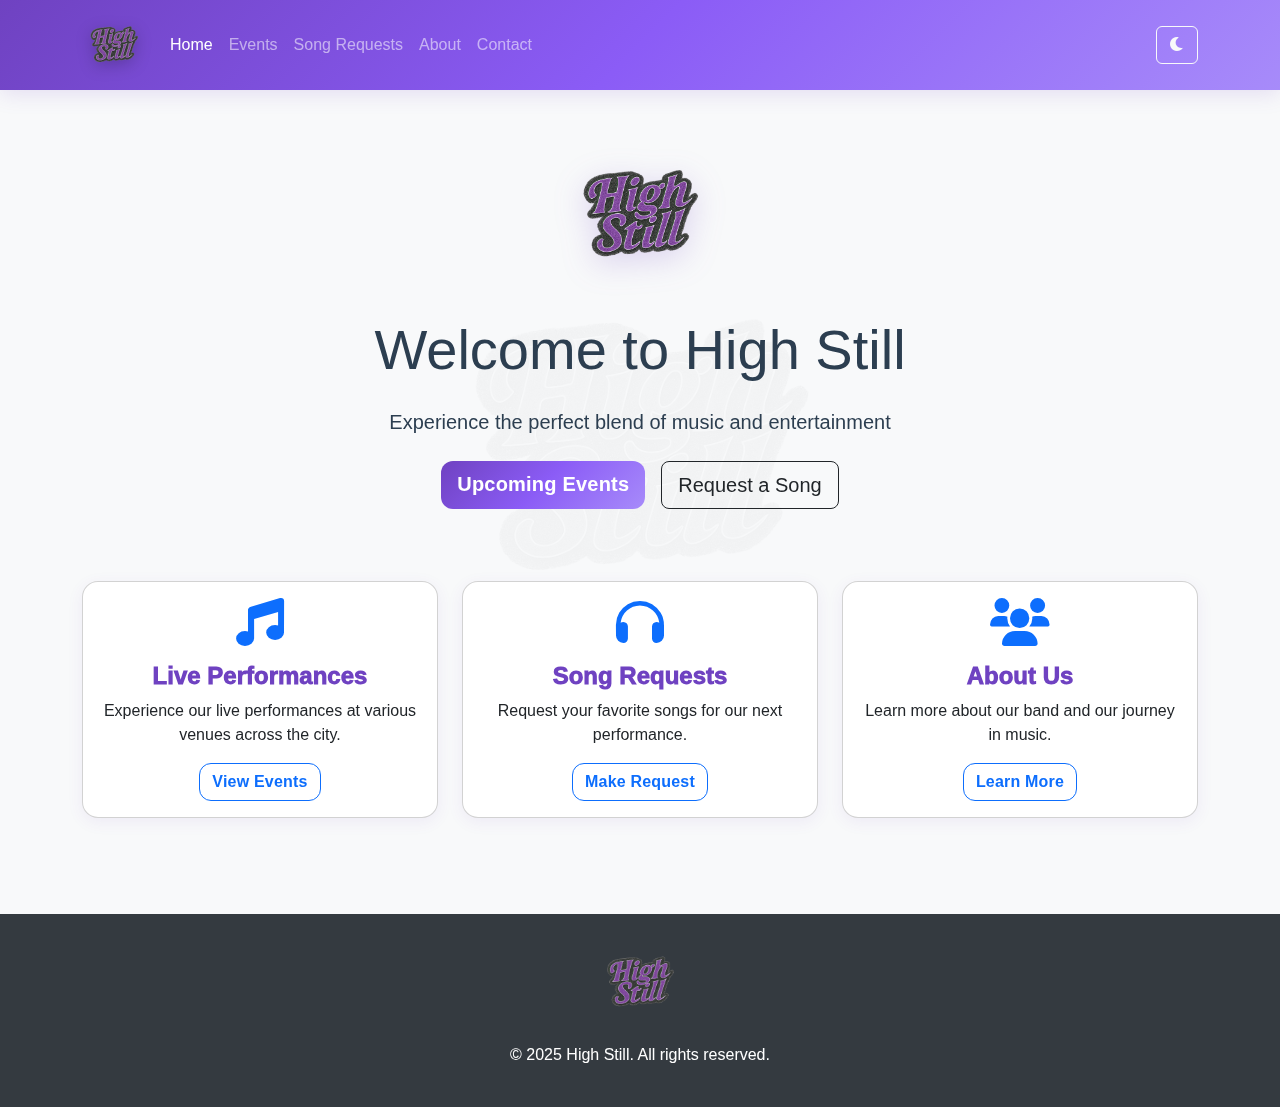
<file: index.html>
<!--
============================================================
 📄 HIGH STILL - HOME PAGE (index.html)
============================================================
 This is the main landing page for the High Still music event
 website. It introduces the brand, highlights key features,
 and provides navigation to all other sections.

 Key Features:
   • Responsive navigation bar with dark mode toggle
   • Hero section with call-to-action buttons
   • Three-column feature overview (Events, Song Requests, About)
   • Footer with branding

 Dependencies:
   • Bootstrap 5 (layout, grid, components)
   • Font Awesome (icons)
   • jQuery (DOM manipulation)
   • Custom CSS (style.css, dark-mode.css)
============================================================
-->
<!DOCTYPE html>
<html lang="en">
<head>
    <!--
    ============================================================
     🏷️ PAGE METADATA & STYLES
     Sets up responsive design, title, and loads all CSS libraries.
    ============================================================
    -->
    <meta charset="UTF-8">
    <meta name="viewport" content="width=device-width, initial-scale=1.0">
    <title>High Still - Home</title>
    <!-- Bootstrap CSS for responsive layout and components -->
    <link href="https://cdn.jsdelivr.net/npm/bootstrap@5.3.0/dist/css/bootstrap.min.css" rel="stylesheet">
    <!-- Custom CSS for site-specific styling -->
    <link rel="stylesheet" href="css/style.css">
    <!-- Dark mode theme styles -->
    <link rel="stylesheet" href="css/dark-mode.css">
    <!-- Font Awesome for icons -->
    <link rel="stylesheet" href="https://cdnjs.cloudflare.com/ajax/libs/font-awesome/6.0.0/css/all.min.css">
</head>
<body>
    <!--
    ============================================================
     🖼️ BACKGROUND LOGO EFFECT
     Creates a subtle background watermark effect for branding.
    ============================================================
    -->
    <div class="background-logo">
        <img src="images/imagelogo.png" alt="High Still Background">
    </div>

    <!--
    ============================================================
     🧭 MAIN NAVIGATION BAR
     Provides site-wide navigation and dark mode toggle.
    ============================================================
    -->
    <nav class="navbar navbar-expand-lg navbar-dark" aria-label="Main navigation">
        <div class="container">
            <!-- Brand logo that links to home page -->
            <a class="navbar-brand" href="index.html">
                <img src="images/imagelogo.png" alt="High Still Logo">
            </a>
            <!-- Mobile navigation toggle button for responsive menu -->
            <button class="navbar-toggler" type="button" data-bs-toggle="collapse" data-bs-target="#navbarNav" 
                    aria-controls="navbarNav" aria-expanded="false" aria-label="Toggle navigation">
                <span class="navbar-toggler-icon"></span>
            </button>
            <!-- Navigation menu items -->
            <div class="collapse navbar-collapse" id="navbarNav">
                <ul class="navbar-nav me-auto">
                    <li class="nav-item">
                        <a class="nav-link active" href="index.html" aria-current="page">Home</a>
                    </li>
                    <li class="nav-item">
                        <a class="nav-link" href="tasks.html">Events</a>
                    </li>
                    <li class="nav-item">
                        <a class="nav-link" href="requests.html">Song Requests</a>
                    </li>
                    <li class="nav-item">
                        <a class="nav-link" href="about.html">About</a>
                    </li>
                    <li class="nav-item">
                        <a class="nav-link" href="contact.html">Contact</a>
                    </li>
                </ul>
                <!-- Dark mode toggle button (calls JS to switch theme) -->
                <button class="btn btn-outline-light" id="darkModeToggle" aria-label="Toggle dark mode">
                    <i class="fas fa-moon"></i>
                </button>
            </div>
        </div>
    </nav>

    <!--
    ============================================================
     🦸 HERO SECTION
     Main landing section with logo, headline, and call-to-action buttons.
    ============================================================
    -->
    <section class="hero-section text-center py-5">
        <div class="container">
            <div class="row justify-content-center">
                <div class="col-md-8">
                    <img src="images/imagelogo.png" alt="High Still Logo" class="hero-logo mb-4">
                    <h1 class="display-4 mb-4">Welcome to High Still</h1>
                    <p class="lead mb-4">Experience the perfect blend of music and entertainment</p>
                    <div class="d-flex justify-content-center gap-3">
                        <a href="tasks.html" class="btn btn-primary btn-lg">Upcoming Events</a>
                        <a href="requests.html" class="btn btn-outline-dark btn-lg">Request a Song</a>
                    </div>
                </div>
            </div>
        </div>
    </section>

    <!--
    ============================================================
     🏆 FEATURED SERVICES SECTION
     Three-column layout showcasing main site features.
    ============================================================
    -->
    <main id="main-content" class="container py-4">
        <section class="featured-section mb-5">
            <div class="row">
                <!-- Live Performances Feature Card -->
                <div class="col-md-4 mb-4">
                    <div class="card h-100">
                        <div class="card-body text-center">
                            <i class="fas fa-music fa-3x mb-3 text-primary"></i>
                            <h3 class="card-title h4">Live Performances</h3>
                            <p class="card-text">Experience our live performances at various venues across the city.</p>
                            <a href="tasks.html" class="btn btn-outline-primary">View Events</a>
                        </div>
                    </div>
                </div>
                <!-- Song Requests Feature Card -->
                <div class="col-md-4 mb-4">
                    <div class="card h-100">
                        <div class="card-body text-center">
                            <i class="fas fa-headphones fa-3x mb-3 text-primary"></i>
                            <h3 class="card-title h4">Song Requests</h3>
                            <p class="card-text">Request your favorite songs for our next performance.</p>
                            <a href="requests.html" class="btn btn-outline-primary">Make Request</a>
                        </div>
                    </div>
                </div>
                <!-- About Us Feature Card -->
                <div class="col-md-4 mb-4">
                    <div class="card h-100">
                        <div class="card-body text-center">
                            <i class="fas fa-users fa-3x mb-3 text-primary"></i>
                            <h3 class="card-title h4">About Us</h3>
                            <p class="card-text">Learn more about our band and our journey in music.</p>
                            <a href="about.html" class="btn btn-outline-primary">Learn More</a>
                        </div>
                    </div>
                </div>
            </div>
        </section>
    </main>

    <!--
    ============================================================
     🦶 FOOTER
     Site footer with logo and copyright.
    ============================================================
    -->
    <footer class="footer py-4">
        <div class="container text-center">
            <img src="images/imagelogo.png" alt="High Still Logo" class="footer-logo mb-3">
            <p>&copy; 2025 High Still. All rights reserved.</p>
        </div>
    </footer>

    <!--
    ============================================================
     ⚡ JAVASCRIPT DEPENDENCIES
     Loads all required JS libraries for interactivity.
    ============================================================
    -->
    <script src="https://code.jquery.com/jquery-3.6.0.min.js"></script>
    <script src="https://cdn.jsdelivr.net/npm/bootstrap@5.3.0/dist/js/bootstrap.bundle.min.js"></script>
    <script src="js/main.js"></script>
    <!--
    ============================================================
     🌀 PAGE-SPECIFIC SCRIPTS
     Adds a parallax-like scroll effect to the background logo.
    ============================================================
    -->
    <script>
        window.addEventListener('scroll', () => {
            // Updates the CSS variable for scroll offset, used for parallax effect
            const scrollOffset = window.pageYOffset;
            document.documentElement.style.setProperty('--scroll-offset', `${scrollOffset * 0.5}px`);
        });
    </script>
</body>
</html>
</file>
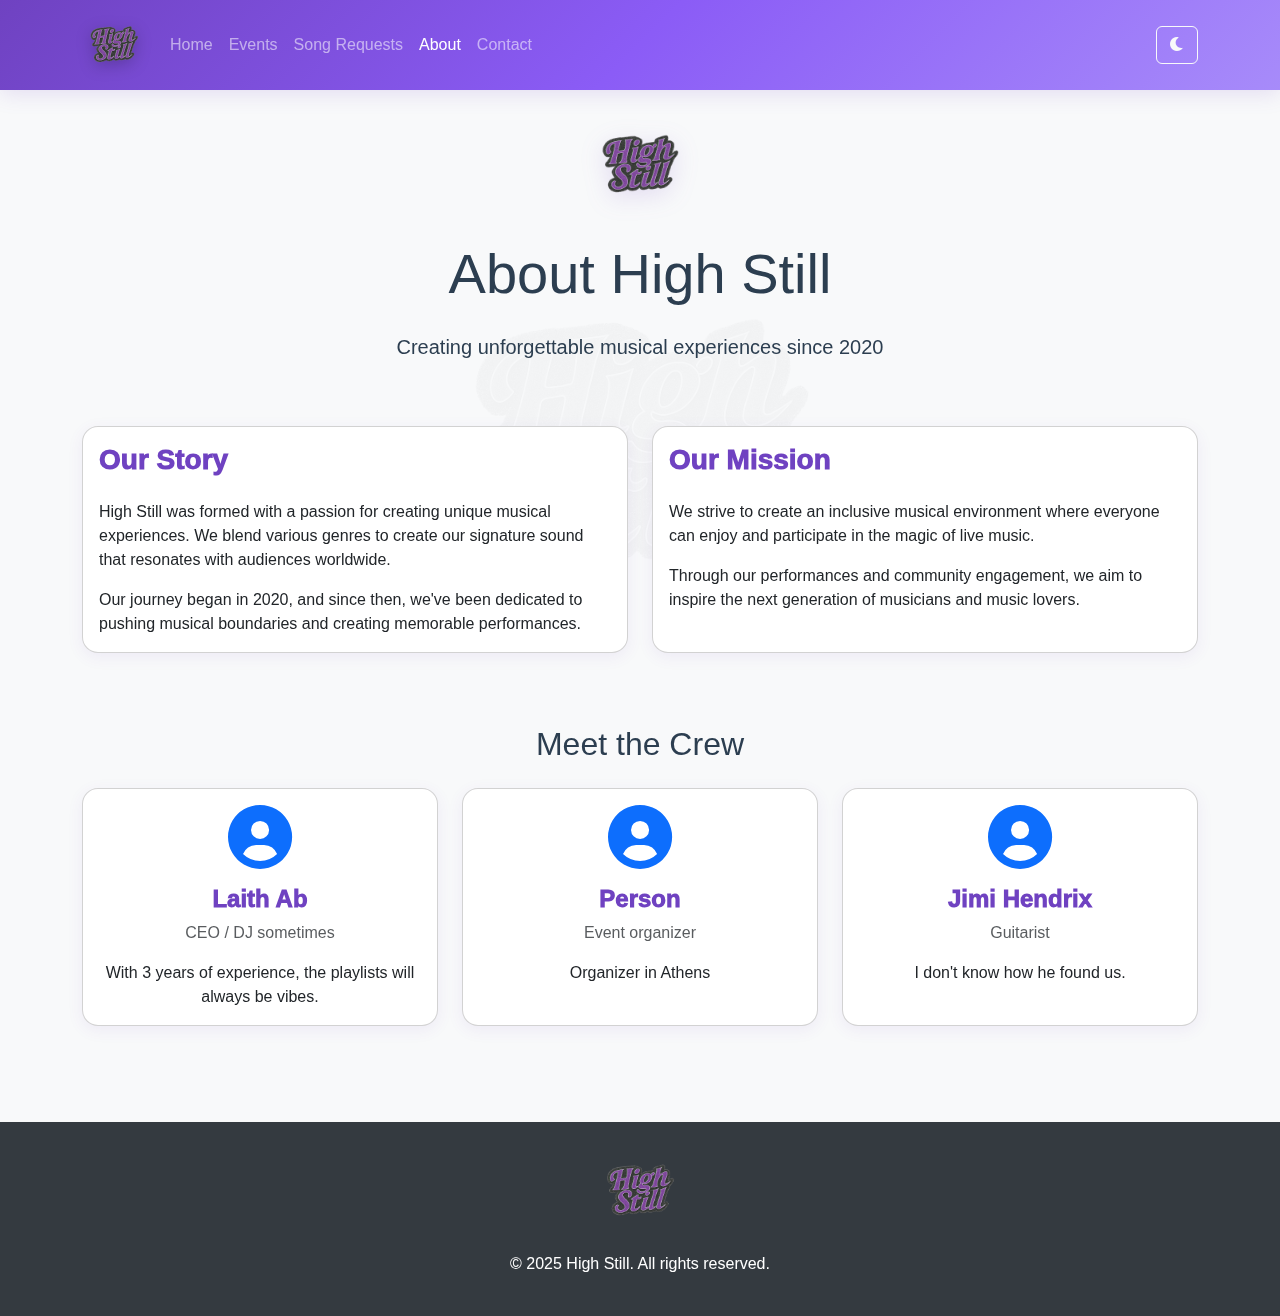
<file: about.html>
<!--
============================================================
 📄 HIGH STILL - ABOUT PAGE (about.html)
============================================================
 This page introduces the High Still band, its story, mission,
 and team members. It features a hero section, story/mission
 cards, and a team member grid, all styled with Bootstrap.

 Key Features:
   • Responsive navigation bar with dark mode toggle
   • About section with logo, title, and mission statement
   • Story and mission cards
   • Team member cards with icons and roles
   • Footer with branding

 Dependencies:
   • Bootstrap 5 (layout, grid, components)
   • Font Awesome (icons)
   • jQuery (DOM manipulation)
   • Custom CSS (style.css, dark-mode.css)
   • Custom JS (main.js)
============================================================
-->
<!DOCTYPE html>
<html lang="en">
<head>
    <!--
    ============================================================
     🏷️ PAGE METADATA & STYLES
     Sets up responsive design, title, and loads all CSS libraries.
    ============================================================
    -->
    <meta charset="UTF-8">
    <meta name="viewport" content="width=device-width, initial-scale=1.0">
    <title>About - High Still</title>
    <!-- Bootstrap CSS for responsive layout and components -->
    <link href="https://cdn.jsdelivr.net/npm/bootstrap@5.3.0/dist/css/bootstrap.min.css" rel="stylesheet">
    <!-- Custom CSS for site-specific styling -->
    <link rel="stylesheet" href="css/style.css">
    <!-- Dark mode theme styles -->
    <link rel="stylesheet" href="css/dark-mode.css">
    <!-- Font Awesome for icons -->
    <link rel="stylesheet" href="https://cdnjs.cloudflare.com/ajax/libs/font-awesome/6.0.0/css/all.min.css">
</head>
<body>
    <!--
    ============================================================
     🖼️ BACKGROUND LOGO EFFECT
     Creates a subtle background watermark effect for branding.
    ============================================================
    -->
    <div class="background-logo">
        <img src="images/imagelogo.png" alt="High Still Background">
    </div>

    <!--
    ============================================================
     🧭 MAIN NAVIGATION BAR
     Provides site-wide navigation and dark mode toggle.
    ============================================================
    -->
    <nav class="navbar navbar-expand-lg navbar-dark" aria-label="Main navigation">
        <div class="container">
            <!-- Brand logo that links to home page -->
            <a class="navbar-brand" href="index.html">
                <img src="images/imagelogo.png" alt="High Still Logo">
            </a>
            <!-- Mobile navigation toggle button for responsive menu -->
            <button class="navbar-toggler" type="button" data-bs-toggle="collapse" data-bs-target="#navbarNav" 
                    aria-controls="navbarNav" aria-expanded="false" aria-label="Toggle navigation">
                <span class="navbar-toggler-icon"></span>
            </button>
            <!-- Navigation menu items -->
            <div class="collapse navbar-collapse" id="navbarNav">
                <ul class="navbar-nav me-auto">
                    <li class="nav-item">
                        <a class="nav-link" href="index.html">Home</a>
                    </li>
                    <li class="nav-item">
                        <a class="nav-link" href="tasks.html">Events</a>
                    </li>
                    <li class="nav-item">
                        <a class="nav-link" href="requests.html">Song Requests</a>
                    </li>
                    <li class="nav-item">
                        <a class="nav-link active" href="about.html" aria-current="page">About</a>
                    </li>
                    <li class="nav-item">
                        <a class="nav-link" href="contact.html">Contact</a>
                    </li>
                </ul>
                <!-- Dark mode toggle button (calls JS to switch theme) -->
                <button class="btn btn-outline-light" id="darkModeToggle" aria-label="Toggle dark mode">
                    <i class="fas fa-moon"></i>
                </button>
            </div>
        </div>
    </nav>

    <!--
    ============================================================
     🏆 ABOUT SECTION
     Main about content with logo, title, and mission statement.
    ============================================================
    -->
    <main id="main-content" class="container py-4">
        <section class="about-section mb-5">
            <!-- Page header with logo and title -->
            <div class="row justify-content-center">
                <div class="col-md-8 text-center mb-5">
                    <img src="images/imagelogo.png" alt="High Still Logo" class="about-logo mb-4">
                    <h1 class="display-4 mb-4">About High Still</h1>
                    <p class="lead">Creating unforgettable musical experiences since 2020</p>
                </div>
            </div>
            <!--
            ============================================================
             📖 STORY AND MISSION CARDS
             Two cards: one for the band's story, one for its mission.
            ============================================================
            -->
            <div class="row">
                <!-- Our Story Card -->
                <div class="col-md-6 mb-4">
                    <div class="card h-100">
                        <div class="card-body">
                            <h2 class="card-title h3 mb-4">Our Story</h2>
                            <p class="card-text">High Still was formed with a passion for creating unique musical experiences. We blend various genres to create our signature sound that resonates with audiences worldwide.</p>
                            <p class="card-text">Our journey began in 2020, and since then, we've been dedicated to pushing musical boundaries and creating memorable performances.</p>
                        </div>
                    </div>
                </div>
                <!-- Our Mission Card -->
                <div class="col-md-6 mb-4">
                    <div class="card h-100">
                        <div class="card-body">
                            <h2 class="card-title h3 mb-4">Our Mission</h2>
                            <p class="card-text">We strive to create an inclusive musical environment where everyone can enjoy and participate in the magic of live music.</p>
                            <p class="card-text">Through our performances and community engagement, we aim to inspire the next generation of musicians and music lovers.</p>
                        </div>
                    </div>
                </div>
            </div>
        </section>
        <!--
        ============================================================
         👥 TEAM SECTION
         Team member profiles and roles.
        ============================================================
        -->
        <section class="team-section mb-5">
            <h2 class="text-center mb-4">Meet the Crew</h2>
            <div class="row">
                <!-- CEO/DJ Team Member Card -->
                <div class="col-md-4 mb-4">
                    <div class="card h-100">
                        <div class="card-body text-center">
                            <i class="fas fa-user-circle fa-4x mb-3 text-primary"></i>
                            <h3 class="card-title h4">Laith Ab</h3>
                            <p class="card-text text-muted">CEO / DJ sometimes</p>
                            <p class="card-text">With 3 years of experience, the playlists will always be vibes.</p>
                        </div>
                    </div>
                </div>
                <!-- Event Organizer Team Member Card -->
                <div class="col-md-4 mb-4">
                    <div class="card h-100">
                        <div class="card-body text-center">
                            <i class="fas fa-user-circle fa-4x mb-3 text-primary"></i>
                            <h3 class="card-title h4">Person</h3>
                            <p class="card-text text-muted">Event organizer</p>
                            <p class="card-text">Organizer in Athens</p>
                        </div>
                    </div>
                </div>
                <!-- Guitarist Team Member Card -->
                <div class="col-md-4 mb-4">
                    <div class="card h-100">
                        <div class="card-body text-center">
                            <i class="fas fa-user-circle fa-4x mb-3 text-primary"></i>
                            <h3 class="card-title h4">Jimi Hendrix</h3>
                            <p class="card-text text-muted">Guitarist</p>
                            <p class="card-text">I don't know how he found us.</p>
                        </div>
                    </div>
                </div>
            </div>
        </section>
    </main>
    <!--
    ============================================================
     🦶 FOOTER
     Site footer with logo and copyright.
    ============================================================
    -->
    <footer class="footer py-4">
        <div class="container text-center">
            <img src="images/imagelogo.png" alt="High Still Logo" class="footer-logo mb-3">
            <p>&copy; 2025 High Still. All rights reserved.</p>
        </div>
    </footer>
    <!--
    ============================================================
     ⚡ JAVASCRIPT DEPENDENCIES
     Loads all required JS libraries for interactivity.
    ============================================================
    -->
    <script src="https://code.jquery.com/jquery-3.6.0.min.js"></script>
    <script src="https://cdn.jsdelivr.net/npm/bootstrap@5.3.0/dist/js/bootstrap.bundle.min.js"></script>
    <script src="js/main.js"></script>
    
    <!-- ─────────────────────────────
         🌀 PAGE-SPECIFIC SCRIPTS
         Adds a parallax-like scroll effect to the background logo.
    ───────────────────────────── -->
    <script>
        window.addEventListener('scroll', () => {
            // Updates the CSS variable for scroll offset, used for parallax effect
            const scrollOffset = window.pageYOffset;
            document.documentElement.style.setProperty('--scroll-offset', `${scrollOffset * 0.5}px`);
        });
    </script>
</body>
</html>
</file>
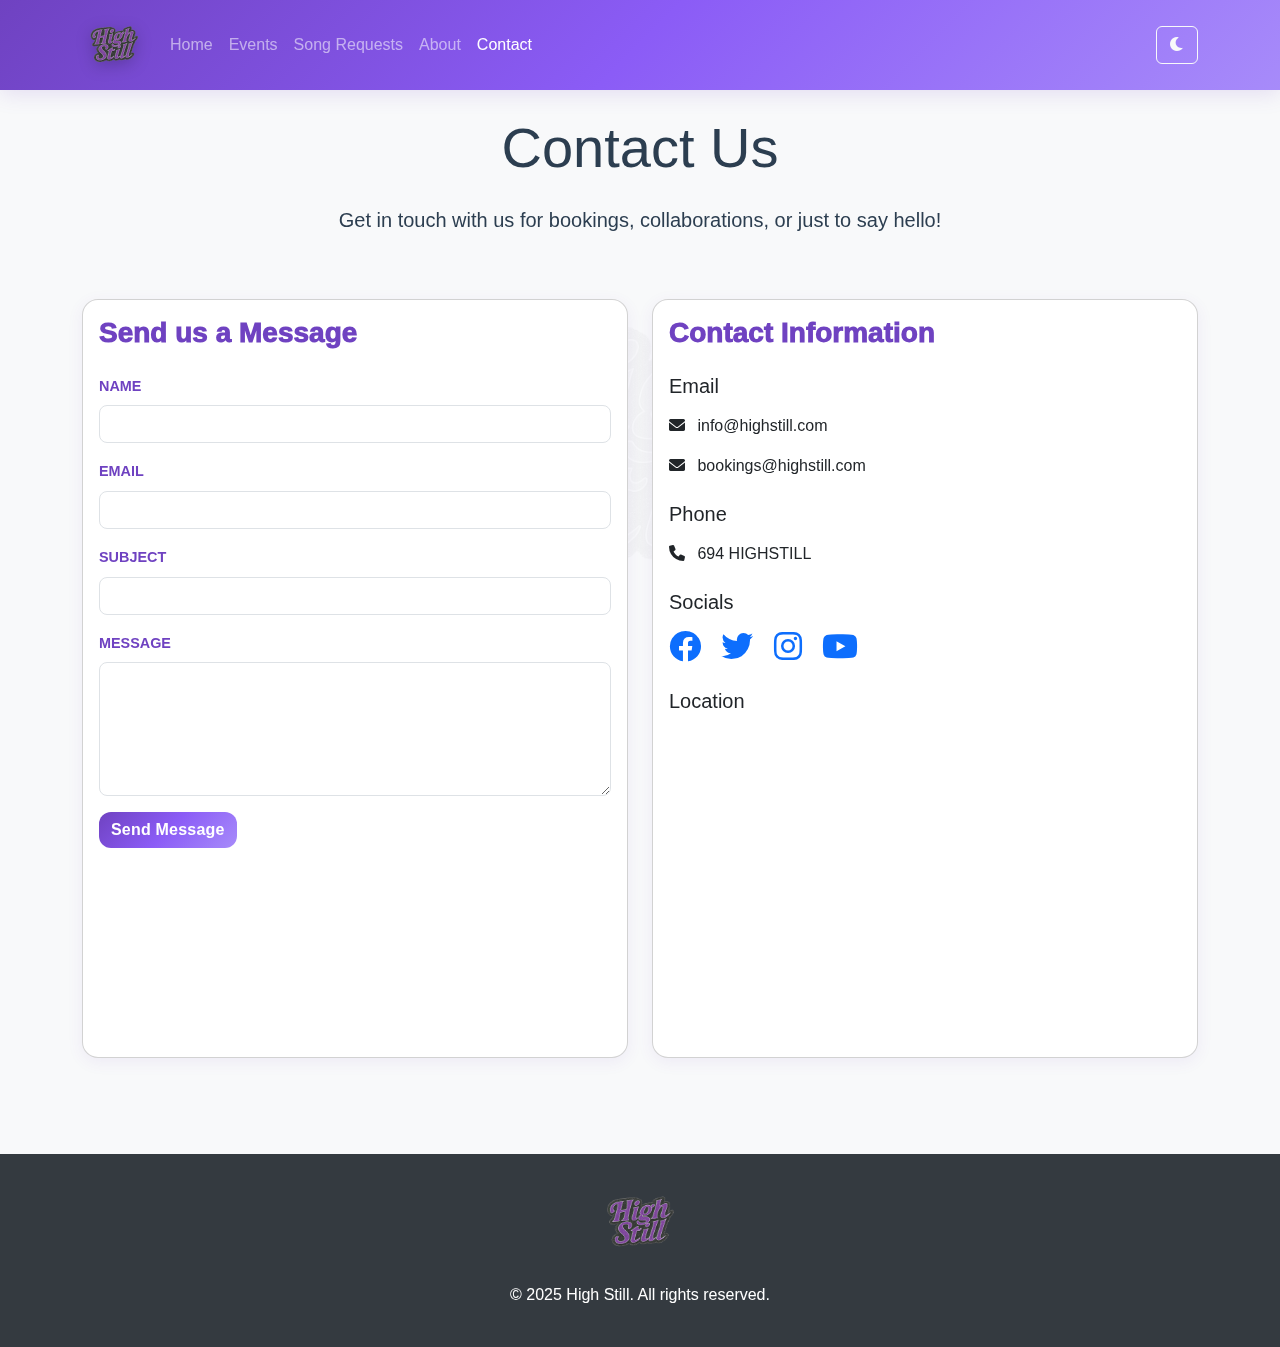
<file: contact.html>
<!--
============================================================
 📄 HIGH STILL - CONTACT PAGE (contact.html)
============================================================
 This page allows users to contact the High Still team for
 bookings, collaborations, or general inquiries. It features
 a contact form, contact info, and social media links.

 Key Features:
   • Responsive navigation bar with dark mode toggle
   • Contact form for user messages (name, email, subject, message)
   • Contact information card (email, phone, social links)
   • Footer with branding

 Dependencies:
   • Bootstrap 5 (layout, grid, components)
   • Font Awesome (icons)
   • jQuery (DOM manipulation)
   • Custom CSS (style.css, dark-mode.css)
   • Custom JS (main.js)
============================================================
-->
<!DOCTYPE html>
<html lang="en">
<head>
    <!--
    ============================================================
     🏷️ PAGE METADATA & STYLES
     Sets up responsive design, title, and loads all CSS libraries.
    ============================================================
    -->
    <meta charset="UTF-8">
    <meta name="viewport" content="width=device-width, initial-scale=1.0">
    <title>Contact - High Still</title>
    <!-- Bootstrap CSS for responsive layout and components -->
    <link href="https://cdn.jsdelivr.net/npm/bootstrap@5.3.0/dist/css/bootstrap.min.css" rel="stylesheet">
    <!-- Custom CSS for site-specific styling -->
    <link rel="stylesheet" href="css/style.css">
    <!-- Dark mode theme styles -->
    <link rel="stylesheet" href="css/dark-mode.css">
    <!-- Font Awesome for icons -->
    <link rel="stylesheet" href="https://cdnjs.cloudflare.com/ajax/libs/font-awesome/6.0.0/css/all.min.css">
</head>
<body>
    <!--
    ============================================================
     🖼️ BACKGROUND LOGO EFFECT
     Creates a subtle background watermark effect for branding.
    ============================================================
    -->
    <div class="background-logo">
        <img src="images/imagelogo.png" alt="High Still Background">
    </div>

    <!--
    ============================================================
     🧭 MAIN NAVIGATION BAR
     Provides site-wide navigation and dark mode toggle.
    ============================================================
    -->
    <nav class="navbar navbar-expand-lg navbar-dark" aria-label="Main navigation">
        <div class="container">
            <!-- Brand logo that links to home page -->
            <a class="navbar-brand" href="index.html">
                <img src="images/imagelogo.png" alt="High Still Logo">
            </a>
            <!-- Mobile navigation toggle button for responsive menu -->
            <button class="navbar-toggler" type="button" data-bs-toggle="collapse" data-bs-target="#navbarNav" 
                    aria-controls="navbarNav" aria-expanded="false" aria-label="Toggle navigation">
                <span class="navbar-toggler-icon"></span>
            </button>
            <!-- Navigation menu items -->
            <div class="collapse navbar-collapse" id="navbarNav">
                <ul class="navbar-nav me-auto">
                    <li class="nav-item">
                        <a class="nav-link" href="index.html">Home</a>
                    </li>
                    <li class="nav-item">
                        <a class="nav-link" href="tasks.html">Events</a>
                    </li>
                    <li class="nav-item">
                        <a class="nav-link" href="requests.html">Song Requests</a>
                    </li>
                    <li class="nav-item">
                        <a class="nav-link" href="about.html">About</a>
                    </li>
                    <li class="nav-item">
                        <a class="nav-link active" href="contact.html" aria-current="page">Contact</a>
                    </li>
                </ul>
                <!-- Dark mode toggle button (calls JS to switch theme) -->
                <button class="btn btn-outline-light" id="darkModeToggle" aria-label="Toggle dark mode">
                    <i class="fas fa-moon"></i>
                </button>
            </div>
        </div>
    </nav>

    <!--
    ============================================================
     ✉️ MAIN CONTENT AREA
     Contains the contact form and contact information.
    ============================================================
    -->
    <main id="main-content" class="container py-4">
        <!--
        ============================================================
         ✉️ CONTACT SECTION
         Contact form and information display.
        ============================================================
        -->
        <section class="contact-section mb-5">
            <!-- Section header -->
            <div class="row justify-content-center">
                <div class="col-md-8 text-center mb-5">
                    <h1 class="display-4 mb-4">Contact Us</h1>
                    <p class="lead">Get in touch with us for bookings, collaborations, or just to say hello!</p>
                </div>
            </div>
            <div class="row">
                <!--
                ============================================================
                 📝 CONTACT FORM CARD
                 Form for users to send messages.
                ============================================================
                -->
                <div class="col-md-6 mb-4">
                    <div class="card contact-form-card h-100">
                        <div class="card-body">
                            <h2 class="card-title h3 mb-4">Send us a Message</h2>
                            <form id="contactForm">
                                <!-- Name input field -->
                                <div class="mb-3">
                                    <label for="name" class="form-label">Name</label>
                                    <input type="text" class="form-control" id="name" required>
                                </div>
                                <!-- Email input field -->
                                <div class="mb-3">
                                    <label for="email" class="form-label">Email</label>
                                    <input type="email" class="form-control" id="email" required>
                                </div>
                                <!-- Subject input field -->
                                <div class="mb-3">
                                    <label for="subject" class="form-label">Subject</label>
                                    <input type="text" class="form-control" id="subject" required>
                                </div>
                                <!-- Message textarea -->
                                <div class="mb-3">
                                    <label for="message" class="form-label">Message</label>
                                    <textarea class="form-control" id="message" rows="5" required></textarea>
                                </div>
                                <!-- Submit button -->
                                <button type="submit" class="btn btn-primary">Send Message</button>
                            </form>
                        </div>
                    </div>
                </div>
                <!--
                ============================================================
                 📞 CONTACT INFORMATION CARD
                 Displays contact details and social media links.
                ============================================================
                -->
                <div class="col-md-6 mb-4">
                    <div class="card contact-info-card h-100">
                        <div class="card-body">
                            <h2 class="card-title h3 mb-4">Contact Information</h2>
                            <div class="contact-info">
                                <!-- Email contact information -->
                                <div class="mb-4">
                                    <h3 class="h5 mb-3">Email</h3>
                                    <p><i class="fas fa-envelope me-2"></i> info@highstill.com</p>
                                    <p><i class="fas fa-envelope me-2"></i> bookings@highstill.com</p>
                                </div>
                                <!-- Phone contact information -->
                                <div class="mb-4">
                                    <h3 class="h5 mb-3">Phone</h3>
                                    <p><i class="fas fa-phone me-2"></i> 694 HIGHSTILL </p>
                                    
                                </div>
                                <!-- Social media links -->
                                <div class="mb-4">
                                    <h3 class="h5 mb-3">Socials </h3>
                                    <div class="social-links">
                                        <a href="#" class="me-3"><i class="fab fa-facebook fa-2x"></i></a>
                                        <a href="#" class="me-3"><i class="fab fa-twitter fa-2x"></i></a>
                                        <a href="#" class="me-3"><i class="fab fa-instagram fa-2x"></i></a>
                                        <a href="#"><i class="fab fa-youtube fa-2x"></i></a>
                                    </div>
                                </div>
                                <!-- Google Maps embed -->
                                <div class="mb-4">
                                    <h3 class="h5 mb-3">Location</h3>
                                    <div id="googleMapsEmbed" class="ratio ratio-16x9">
                                        <!-- Google Maps will be injected here by JavaScript -->
                                    </div>
                                </div>
                            </div>
                        </div>
                    </div>
                </div>
            </div>
        </section>
    </main>
    <!--
    ============================================================
     🦶 FOOTER
     Site footer with logo and copyright.
    ============================================================
    -->
    <footer class="footer py-4">
        <div class="container text-center">
            <img src="images/imagelogo.png" alt="High Still Logo" class="footer-logo mb-3">
            <p>&copy; 2025 High Still. All rights reserved.</p>
        </div>
    </footer>
    <!--
    ============================================================
     ⚡ JAVASCRIPT DEPENDENCIES
     Loads all required JS libraries for interactivity.
    ============================================================
    -->
    <script src="https://code.jquery.com/jquery-3.6.0.min.js"></script>
    <script src="https://cdn.jsdelivr.net/npm/bootstrap@5.3.0/dist/js/bootstrap.bundle.min.js"></script>
    <script src="js/main.js"></script>
    
    <!-- ─────────────────────────────
         🌀 PAGE-SPECIFIC SCRIPTS
         Adds a parallax-like scroll effect to the background logo.
    ───────────────────────────── -->
    <script>
        window.addEventListener('scroll', () => {
            // Updates the CSS variable for scroll offset, used for parallax effect
            const scrollOffset = window.pageYOffset;
            document.documentElement.style.setProperty('--scroll-offset', `${scrollOffset * 0.5}px`);
        });
        
        // Inject Google Maps embed when page loads
        document.addEventListener('DOMContentLoaded', function() {
            const mapsContainer = document.querySelector('#googleMapsEmbed');
            
            if (mapsContainer) {
                // Create Google Maps iframe embed
                const mapsEmbed = document.createElement('iframe');
                mapsEmbed.src = 'https://www.google.com/maps/embed?pb=!1m18!1m12!1m3!1d12622.430223250563!2d23.72583552778342!3d37.984445278741596!2m3!1f0!2f0!3f0!3m2!1i1024!2i768!4f13.1!3m3!1m2!1s0x14a1bd1f067043f1%3A0x2736354576668ddd!2zzpHOuM6uzr3OsQ!5e0!3m2!1sel!2sgr!4v1750598330708!5m2!1sel!2sgr';
                mapsEmbed.width = '100%';
                mapsEmbed.height = '300';
                mapsEmbed.style.border = '0';
                mapsEmbed.allowFullscreen = true;
                mapsEmbed.loading = 'lazy';
                mapsEmbed.title = 'High Still Location';
                
                // Add the iframe to the container
                mapsContainer.appendChild(mapsEmbed);
                
                console.log('Google Maps embed injected successfully');
            }
        });
    </script>
</body>
</html>
</file>
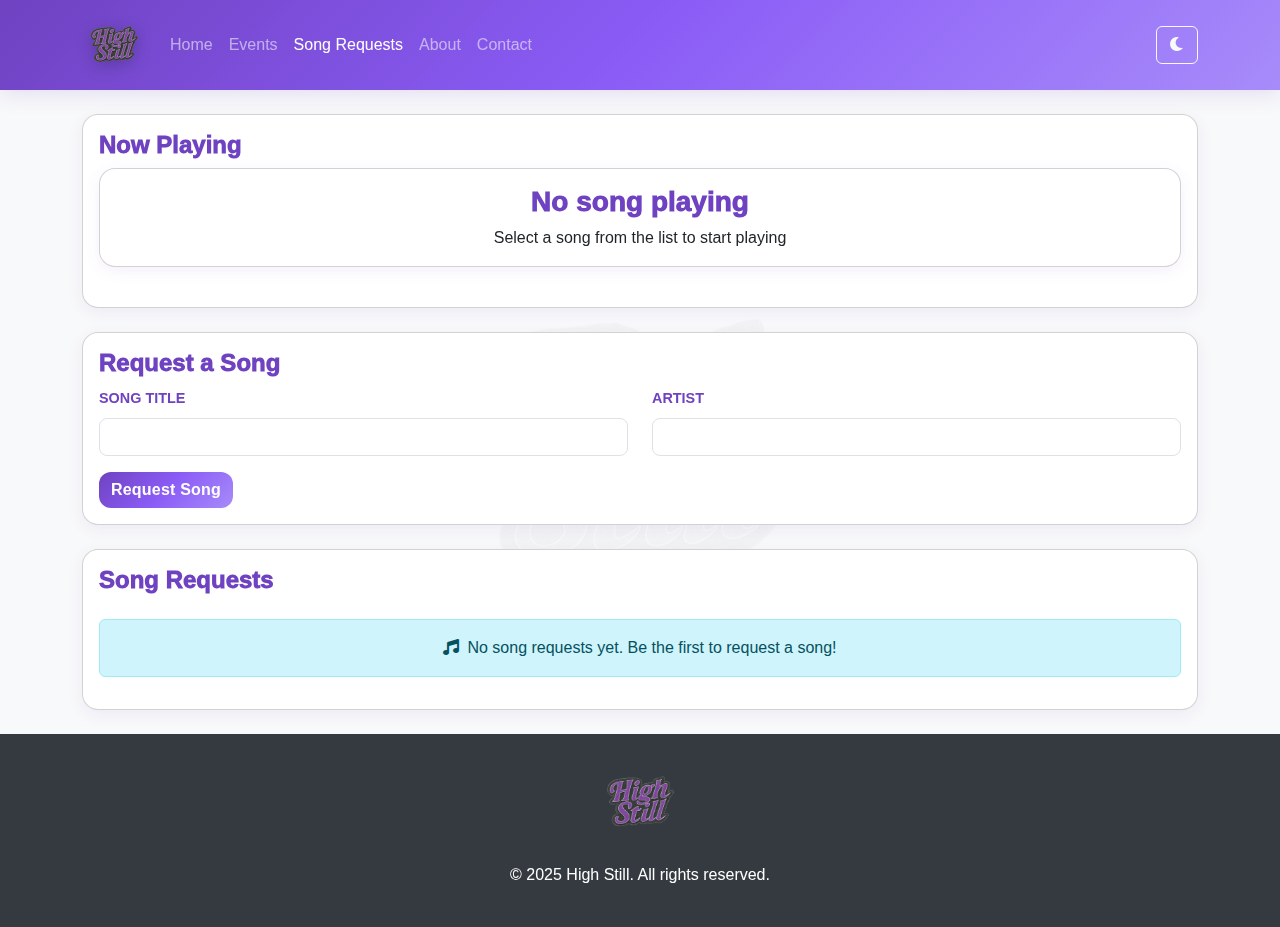
<file: requests.html>
<!--
============================================================
 📄 HIGH STILL - SONG REQUESTS PAGE (requests.html)
============================================================
 This page allows users to request songs, vote for favorites,
 and see which song is currently playing. It features a form
 for new requests, a dynamic song list, and a now playing card.

 Key Features:
   • Responsive navigation bar with dark mode toggle
   • Now Playing section (dynamically updated)
   • Add song request form (title, artist)
   • Dynamic song list with voting and play controls
   • Footer with branding

 Dependencies:
   • Bootstrap 5 (layout, grid, components)
   • Font Awesome (icons)
   • jQuery (DOM manipulation)
   • Custom CSS (style.css, dark-mode.css)
   • Custom JS (main.js, songs.js)
============================================================
-->
<!DOCTYPE html>
<html lang="en">
<head>
    <!--
    ============================================================
     🏷️ PAGE METADATA & STYLES
     Sets up responsive design, title, and loads all CSS libraries.
    ============================================================
    -->
    <meta charset="UTF-8">
    <meta name="viewport" content="width=device-width, initial-scale=1.0">
    <title>Song Requests - High Still</title>
    <!-- Bootstrap CSS for responsive layout and components -->
    <link href="https://cdn.jsdelivr.net/npm/bootstrap@5.3.0/dist/css/bootstrap.min.css" rel="stylesheet">
    <!-- Custom CSS for site-specific styling -->
    <link rel="stylesheet" href="css/style.css">
    <!-- Dark mode theme styles -->
    <link rel="stylesheet" href="css/dark-mode.css">
    <!-- Font Awesome for icons -->
    <link rel="stylesheet" href="https://cdnjs.cloudflare.com/ajax/libs/font-awesome/6.0.0/css/all.min.css">
</head>
<body>
    <!--
    ============================================================
     🖼️ BACKGROUND LOGO EFFECT
     Creates a subtle background watermark effect for branding.
    ============================================================
    -->
    <div class="background-logo">
        <img src="images/imagelogo.png" alt="High Still Background">
    </div>

    <!--
    ============================================================
     🧭 MAIN NAVIGATION BAR
     Provides site-wide navigation and dark mode toggle.
    ============================================================
    -->
    <nav class="navbar navbar-expand-lg navbar-dark" aria-label="Main navigation">
        <div class="container">
            <!-- Brand logo that links to home page -->
            <a class="navbar-brand" href="index.html">
                <img src="images/imagelogo.png" alt="High Still Logo">
            </a>
            <!-- Mobile navigation toggle button for responsive menu -->
            <button class="navbar-toggler" type="button" data-bs-toggle="collapse" data-bs-target="#navbarNav" 
                    aria-controls="#navbarNav" aria-expanded="false" aria-label="Toggle navigation">
                <span class="navbar-toggler-icon"></span>
            </button>
            <!-- Navigation menu items -->
            <div class="collapse navbar-collapse" id="navbarNav">
                <ul class="navbar-nav me-auto">
                    <li class="nav-item">
                        <a class="nav-link" href="index.html">Home</a>
                    </li>
                    <li class="nav-item">
                        <a class="nav-link" href="tasks.html">Events</a>
                    </li>
                    <li class="nav-item">
                        <a class="nav-link active" href="requests.html" aria-current="page">Song Requests</a>
                    </li>
                    <li class="nav-item">
                        <a class="nav-link" href="about.html">About</a>
                    </li>
                    <li class="nav-item">
                        <a class="nav-link" href="contact.html">Contact</a>
                    </li>
                </ul>
                <!-- Dark mode toggle button (calls JS to switch theme) -->
                <button class="btn btn-outline-light" id="darkModeToggle" aria-label="Toggle dark mode">
                    <i class="fas fa-moon"></i>
                </button>
            </div>
        </div>
    </nav>

    <!--
    ============================================================
     🎵 NOW PLAYING SECTION
     Displays currently playing song with dynamic updates.
    ============================================================
    -->
    <main id="main-content" class="container py-4">
        <section class="now-playing mb-4" aria-label="Now playing">
            <div class="card">
                <div class="card-body">
                    <h2 class="card-title h4">Now Playing</h2>
                    <div id="nowPlayingCard" class="card mb-4">
                        <div class="card-body text-center">
                            <h3 class="card-title">No song playing</h3>
                            <p class="card-text">Select a song from the list to start playing</p>
                        </div>
                    </div>
                </div>
            </div>
        </section>
        <!--
        ============================================================
         ➕ ADD SONG REQUEST SECTION
         Form for users to submit new song requests.
        ============================================================
        -->
        <section class="add-song mb-4" aria-label="Add new song">
            <div class="card">
                <div class="card-body">
                    <h2 class="card-title h4">Request a Song</h2>
                    <form id="addSongForm">
                        <div class="row">
                            <!-- Song title input field -->
                            <div class="col-md-6 mb-3">
                                <label for="songTitle" class="form-label">Song Title</label>
                                <input type="text" class="form-control" id="songTitle" required>
                            </div>
                            <!-- Artist name input field -->
                            <div class="col-md-6 mb-3">
                                <label for="songArtist" class="form-label">Artist</label>
                                <input type="text" class="form-control" id="songArtist" required>
                            </div>
                        </div>
                        <button type="submit" class="btn btn-primary">Request Song</button>
                    </form>
                </div>
            </div>
        </section>
        <!--
        ============================================================
         🎶 SONG LIST SECTION
         Displays all requested songs with voting and management options.
        ============================================================
        -->
        <section class="song-list" aria-label="Song list">
            <div class="card">
                <div class="card-body">
                    <h2 class="card-title h4 mb-4">Song Requests</h2>
                    <div class="row" id="songList">
                        <!-- Songs will be dynamically populated by JavaScript -->
                    </div>
                </div>
            </div>
        </section>
    </main>
    <!--
    ============================================================
     🦶 FOOTER
     Site footer with logo and copyright.
    ============================================================
    -->
    <footer class="footer py-4">
        <div class="container text-center">
            <img src="images/imagelogo.png" alt="High Still Logo" class="footer-logo mb-3">
            <p>&copy; 2025 High Still. All rights reserved.</p>
        </div>
    </footer>
    <!--
    ============================================================
     ⚡ JAVASCRIPT DEPENDENCIES
     Loads all required JS libraries for interactivity.
    ============================================================
    -->
    <script src="https://code.jquery.com/jquery-3.6.0.min.js"></script>
    <script src="https://cdn.jsdelivr.net/npm/bootstrap@5.3.0/dist/js/bootstrap.bundle.min.js"></script>
    <script src="js/main.js"></script>
    <script src="js/songrequests.js"></script>
    
    <!-- ─────────────────────────────
		 🌀 PAGE-SPECIFIC SCRIPTS
		 Adds a parallax-like scroll effect to the background logo.
	───────────────────────────── -->
    <script>
        window.addEventListener('scroll', () => {
            // Updates the CSS variable for scroll offset, used for parallax effect
            const scrollOffset = window.pageYOffset;
            document.documentElement.style.setProperty('--scroll-offset', `${scrollOffset * 0.5}px`);
        });
    </script>
</body>
</html>
</file>
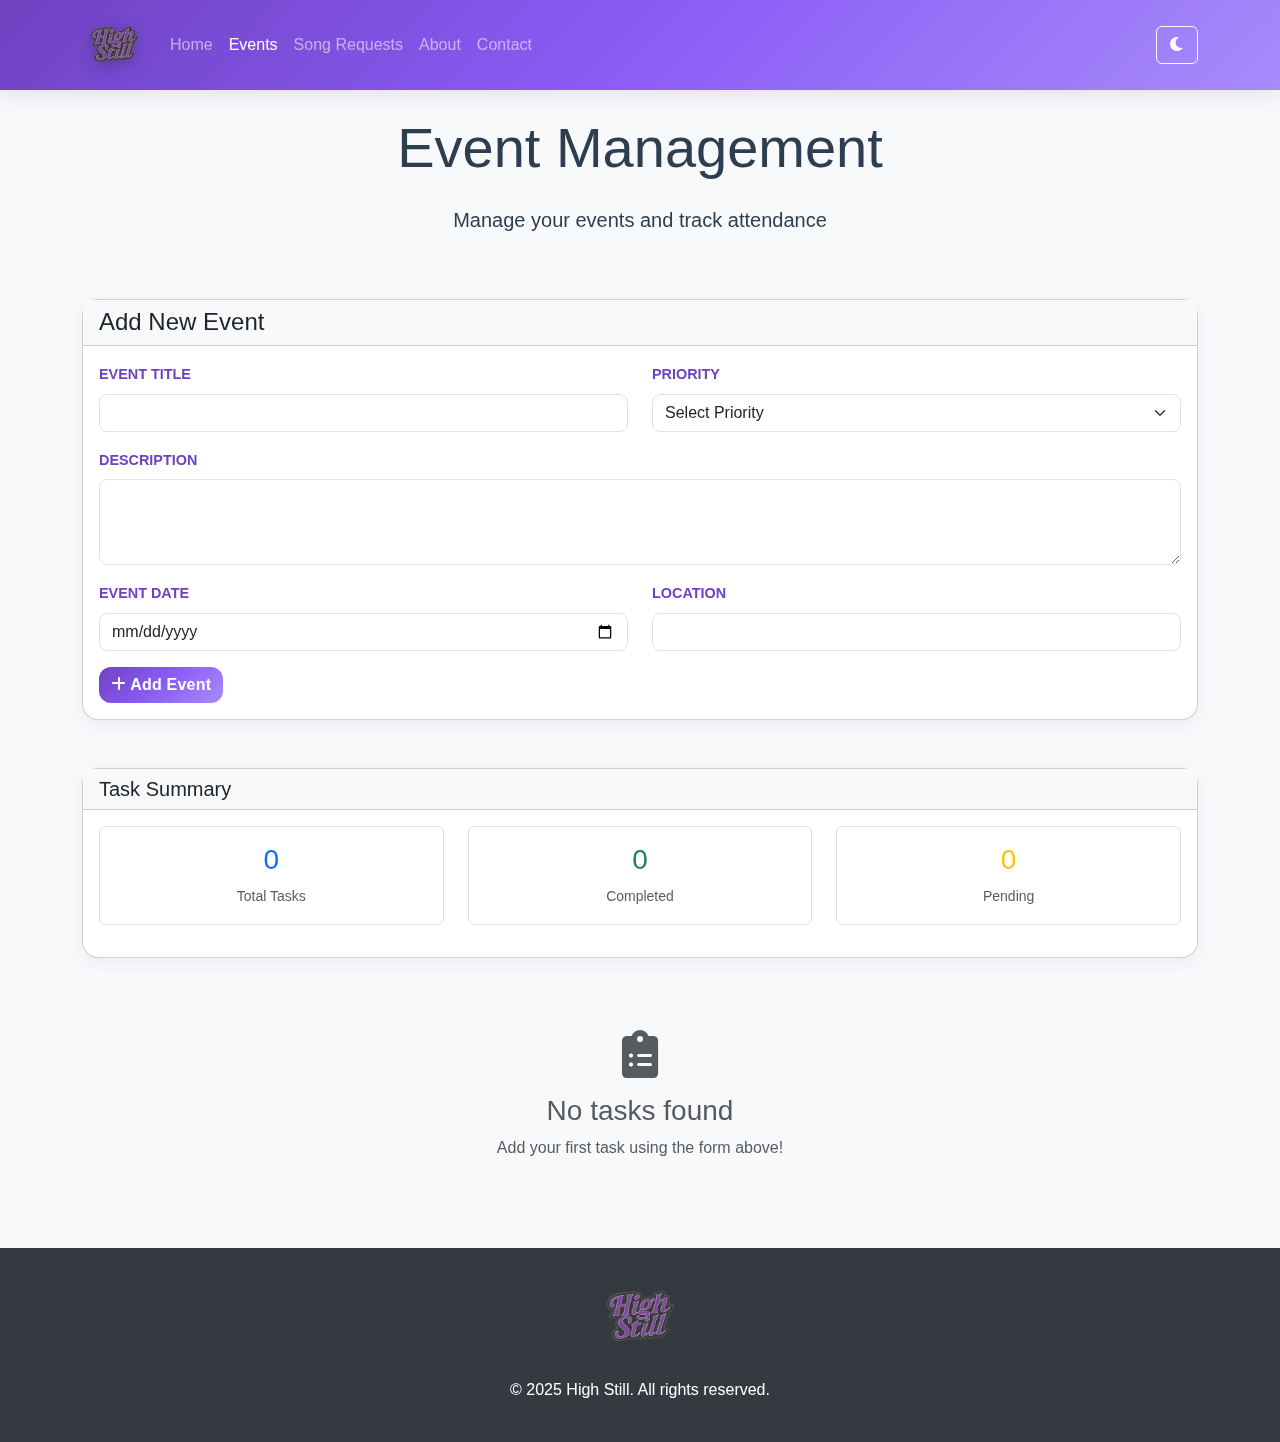
<file: tasks.html>
<!--
============================================================
 📄 HIGH STILL - EVENTS PAGE (tasks.html)
============================================================
 This page allows users to view, add, and manage music events
 for the High Still project. It features a form for adding
 new events, a dynamic event list with attendance controls,
 and uses Bootstrap for layout and styling.

 Key Features:
   • Responsive navigation bar with dark mode toggle
   • Add new event form (title, priority, description, date, location)
   • Dynamic event list with attendance and calendar display
   • Footer with branding

 Dependencies:
   • Bootstrap 5 (layout, grid, components)
   • Font Awesome (icons)
   • jQuery (DOM manipulation)
   • Custom CSS (style.css, dark-mode.css)
   • Custom JS (main.js, tasks.js)
============================================================
-->
<!DOCTYPE html>
<html lang="en">
<head>
    <!--
    ============================================================
     🏷️ PAGE METADATA & STYLES
     Sets up responsive design, title, and loads all CSS libraries.
    ============================================================
    -->
    <meta charset="UTF-8">
    <meta name="viewport" content="width=device-width, initial-scale=1.0">
    <title>Events - High Still</title>
    <!-- Bootstrap CSS for responsive layout and components -->
    <link href="https://cdn.jsdelivr.net/npm/bootstrap@5.3.0/dist/css/bootstrap.min.css" rel="stylesheet">
    <!-- Custom CSS for site-specific styling -->
    <link rel="stylesheet" href="css/style.css">
    <!-- Dark mode theme styles -->
    <link rel="stylesheet" href="css/dark-mode.css">
    <!-- Font Awesome for icons -->
    <link rel="stylesheet" href="https://cdnjs.cloudflare.com/ajax/libs/font-awesome/6.0.0/css/all.min.css">
</head>
<body>
    <!--
    ============================================================
     🖼️ BACKGROUND LOGO EFFECT
     Creates a subtle background watermark effect for branding.
    ============================================================
    -->
    <div class="background-logo">
        <img src="images/imagelogo.png" alt="High Still Background">
    </div>

    <!--
    ============================================================
     🧭 MAIN NAVIGATION BAR
     Provides site-wide navigation and dark mode toggle.
    ============================================================
    -->
    <nav class="navbar navbar-expand-lg navbar-dark" aria-label="Main navigation">
        <div class="container">
            <!-- Brand logo that links to home page -->
            <a class="navbar-brand" href="index.html">
                <img src="images/imagelogo.png" alt="High Still Logo">
            </a>
            <!-- Mobile navigation toggle button for responsive menu -->
            <button class="navbar-toggler" type="button" data-bs-toggle="collapse" data-bs-target="#navbarNav" 
                    aria-controls="navbarNav" aria-expanded="false" aria-label="Toggle navigation">
                <span class="navbar-toggler-icon"></span>
            </button>
            <!-- Navigation menu items -->
            <div class="collapse navbar-collapse" id="navbarNav">
                <ul class="navbar-nav me-auto">
                    <li class="nav-item">
                        <a class="nav-link" href="index.html">Home</a>
                    </li>
                    <li class="nav-item">
                        <a class="nav-link active" href="tasks.html" aria-current="page">Events</a>
                    </li>
                    <li class="nav-item">
                        <a class="nav-link" href="requests.html">Song Requests</a>
                    </li>
                    <li class="nav-item">
                        <a class="nav-link" href="about.html">About</a>
                    </li>
                    <li class="nav-item">
                        <a class="nav-link" href="contact.html">Contact</a>
                    </li>
                </ul>
                <!-- Dark mode toggle button (calls JS to switch theme) -->
                <button class="btn btn-outline-light" id="darkModeToggle" aria-label="Toggle dark mode">
                    <i class="fas fa-moon"></i>
                </button>
            </div>
        </div>
    </nav>

    <!--
    ============================================================
     🏆 PAGE HEADER
     Displays the main heading and intro for the events page.
    ============================================================
    -->
    <main id="main-content" class="container py-4">
        <div class="row justify-content-center mb-5">
            <div class="col-md-8 text-center">
                <h1 class="display-4 mb-4">Event Management</h1>
                <p class="lead">Manage your events and track attendance</p>
            </div>
        </div>

        <!--
        =============================================================
         ➕ ADD NEW EVENT FORM
         Lets users add a new event with all required details.
        =============================================================
        -->
        <section class="add-event-section mb-5">
            <div class="card">
                <div class="card-header">
                    <h2 class="h4 mb-0">Add New Event</h2>
                </div>
                <div class="card-body">
                    <form id="addTaskForm">
                        <div class="row">
                            <!-- Event Title -->
                            <div class="col-md-6 mb-3">
                                <label for="taskTitle" class="form-label">Event Title</label>
                                <input type="text" class="form-control" id="taskTitle" required>
                            </div>
                            <!-- Event Priority -->
                            <div class="col-md-6 mb-3">
                                <label for="taskPriority" class="form-label">Priority</label>
                                <select class="form-select" id="taskPriority" required>
                                    <option value="">Select Priority</option>
                                    <option value="High">High</option>
                                    <option value="Medium">Medium</option>
                                    <option value="Low">Low</option>
                                </select>
                            </div>
                        </div>
                        <!-- Event Description -->
                        <div class="mb-3">
                            <label for="taskDescription" class="form-label">Description</label>
                            <textarea class="form-control" id="taskDescription" rows="3" required></textarea>
                        </div>
                        <div class="row">
                            <!-- Event Date -->
                            <div class="col-md-6 mb-3">
                                <label for="taskDueDate" class="form-label">Event Date</label>
                                <input type="date" class="form-control" id="taskDueDate" required>
                            </div>
                            <!-- Event Location -->
                            <div class="col-md-6 mb-3">
                                <label for="eventLocation" class="form-label">Location</label>
                                <input type="text" class="form-control" id="eventLocation" required>
                            </div>
                        </div>
                        <!-- Submit Button -->
                        <button type="submit" class="btn btn-primary">
                            <i class="fas fa-plus"></i> Add Event
                        </button>
                    </form>
                </div>
            </div>
        </section>

        <!--
        =============================================================
         📋 EVENTS LIST
         Displays all events dynamically (populated by JS).
        =============================================================
        -->
        <section class="events-list-section">
            <div class="row">
                <div class="col-12">
                    <div id="taskList">
                        <!-- Events will be dynamically populated here -->
                    </div>
                </div>
            </div>
        </section>
    </main>

    <!-- ─────────────────────────────
         🦶 FOOTER
         Site footer with logo and copyright.
    ───────────────────────────── -->
    <footer class="footer py-4">
        <div class="container text-center">
            <img src="images/imagelogo.png" alt="High Still Logo" class="footer-logo mb-3">
            <p>&copy; 2025 High Still. All rights reserved.</p>
        </div>
    </footer>

    <!-- ─────────────────────────────
         ⚡ JAVASCRIPT DEPENDENCIES
         Loads all required JS libraries for interactivity.
    ───────────────────────────── -->
    <script src="https://code.jquery.com/jquery-3.6.0.min.js"></script>
    <script src="https://cdn.jsdelivr.net/npm/bootstrap@5.3.0/dist/js/bootstrap.bundle.min.js"></script>
    <script src="js/main.js"></script>
    <script src="js/tasks.js"></script>
    
    <!-- ─────────────────────────────
         🌀 PAGE-SPECIFIC SCRIPTS
         Adds a parallax-like scroll effect to the background logo.
    ───────────────────────────── -->
    <script>
        window.addEventListener('scroll', () => {
            // Updates the CSS variable for scroll offset, used for parallax effect
            const scrollOffset = window.pageYOffset;
            document.documentElement.style.setProperty('--scroll-offset', `${scrollOffset * 0.5}px`);
        });
    </script>
</body>
</html>
</file>
<file: css/style.css>
/* 

Making the custom stylesheet, well need it for unique visuals that arent covered by boostrap 5 

I used alot of AI to help me build this style sheet and did not understand it at first but overtime i was able to adapt

it has layout features for the nav bar, footers, and backgrounds, 
it has component features for the cards, buttons, badges (for tasks), and forms 
it has page specific features for attendance at the task page and for the calendar also on the tasks page
utility animations and accecibilities
and media queries
-------------------

*/

/* here im defining the variables to the brand colors, i am using bootstrap as the reference and can apply them to the html doc by adding the (--bs-(color ive defined) in the logic blocks. */

:root {
--bs-primary: #6f42c1;
--bs-secondary: #563d7c; /* Deep purple for secondary UI */
 --bs-success: #28a745; /* Success green */
 --bs-danger: #dc3545; /* Error red */
 --bs-warning: #ffc107; /* Warning yellow */
 --bs-info: #17a2b8; /* Info blue */
 --bs-light: #f8f9fa; /* Light backgrounds */
 --bs-dark: #343a40; /* Dark backgrounds */
 --brand-gradient: linear-gradient(135deg, #6f42c1 0%, #8b5cf6 50%, #a78bfa 100%); /* Used for navbar, cards, etc. */
}

body {  /* selecting the entire body of the page  */
	font-family: 'segoe UI', Tahoma, Geneva, Verdana, sans-serif; /* this will represent the font of the website */
	background: var(--bs-light); /* setting a light background color to the entire page */
	color: #2c3e50; /* making the text deep blue */
	min-height: 100vh; /* making sure the bg takes up the whole page */
}




/* LAYOUTTTTTTTTTTT
==============
setting up the layout (nav bar, footer, and background logo 
==========================================*/

.navbar { /* targeting the bootstrap navigation bar */
	background: var(--brand-gradient) !important; /* targeting a css variable that is purple theme, and the important overrides bootstraps default variable */
  box-shadow: 0 4px 20px rgba(111, 66, 193, 0.15); /* adding a subtle shadow under the navbar */
}

.navbar-brand img { /* targetting the logo inside the nav bar */
  height: clamp(40px, 6vw, 75px); /* Responsive height: minimum 40px, preferred 6vw, maximum 75px */
  width: auto; /* we used it to make sure the logo scales properly */
  transition: transform 0.5s; /* making animations, the logo will hover a bit  */
  filter: drop-shadow(0 4px 8px rgba(0,0,0,0.2)); /* giving the logo a subtle shadow so it looks 3d when hovered */
}
.navbar-brand img:hover {
  transform: scale(1.4); /* making the logo enlarge on hover */
}

.footer {
  background: var(--bs-dark); /* Dark footer for contrast */
  color: #fff; /* setting the text of the footer to white */
  padding: 2rem 0; /* giving space in the footer, 0 gives vertical space for the top and bottom*/
}
.footer-logo { /* footer logo related */
  height: clamp(60px, 8vw, 100px); /* Responsive height: minimum 60px, preferred 8vw, maximum 100px */
  width: auto; /* Keep aspect ratio */
  transition: transform 0.5s; /* Smooth hover effect */
}
.footer-logo:hover {
  transform: scale(1.3); /* Interactive hover */
}

.background-logo {
  position: fixed; /* makes sure its always in the background and is fixed */
  top: 50%; /* centers vertically */
  left: 50%; /* centers the logo horizontally */
  transform: translate(-50%, -50%); /* centering the logo in the middle */
  opacity: 0.03; /* changing the opacity (visibility) of the logo so it looks like a watermark */
  z-index: -1; /* using the z-index, makes sure the logo is behind all the content on the page */
  pointer-events: none; /* this makes the logo not clickable, causing it not to interfere with the content on the page */
}
.background-logo img { /* background logo visibility and size */
  width: clamp(300px, 40vw, 550px); /* Responsive width: minimum 300px, preferred 40vw, maximum 550px */
  height: auto; /* Keep aspect ratio */
  filter: grayscale(200%); /* desaturates the logo to make it subtle  */
}

/* Hero section logo (home page) */
.hero-logo {
  height: clamp(120px, 15vw, 200px); /* Responsive height: minimum 120px, preferred 15vw, maximum 200px */
  width: auto;
  transition: transform 0.3s ease;
  filter: drop-shadow(0 8px 16px rgba(111, 66, 193, 0.2));
}

.hero-logo:hover {
  transform: scale(1.05);
}

/* About page specific logo styling */
.about-logo {
  height: clamp(80px, 10vw, 140px); /* Smaller than hero logo: minimum 80px, preferred 10vw, maximum 140px */
  width: auto;
  transition: transform 0.3s ease;
  filter: drop-shadow(0 6px 12px rgba(111, 66, 193, 0.15));
}

.about-logo:hover {
  transform: scale(1.05);
}

/* COMPONENTSSSSSSSS
cards , buttons, badges, and forms
===============================
used bootsrap classes for the layout, spacing, and color
minimal overrides for effects
==================
*/
.card { /* card class from bootstrap, using it to make the effects on the cards */
  border-radius: 1rem; /* making the corners softer */
  box-shadow: 0 4px 16px rgba(111, 66, 190, 0.08); /* adding gentle shadows around the box */
  transition: transform 0.2s, box-shadow 0.2s; /* Smooth hover */
}

.card:hover { /* adding hovers on all the cards in the pages, for visual effects and making the website feel alive */
  transform: translateY(-4px); /* this lifts the card and makes it hover */
  box-shadow: 0 8px 32px rgba(111, 66, 190, 0.15); /* adding a deeper shadow when hovered */
}

.card-title { /* making the titles of the boxes bold */
  font-weight: 1000; /* Bold titles */
  color: var(--bs-primary); /* Brand color */
}

.card-header, .card-footer{
  background: var(--bs-light); /* Light background for contrast */
}

.btn-primary, .btn-outline-primary { /*changing the buttons styles, making them more rounded */
  border-radius: 0.75rem; /* rounding the buttons */
  font-weight: 600; /* making the text bold */
  letter-spacing: 0.20px; /* Slightly spaced letters */
}

.btn-primary { /* styling the primary buttons, basically the call to action buttons slimmer */ 
  background: var(--brand-gradient); /* Gradient for main CTAs, custom background (purple to blue) */
  border: none; /* No border */
}

.btn-primary:hover { /* making the color a solid purple when hovered */
  background: var(--bs-primary); /* Solid on hover */
}

.badge { /* setting up the badge colors, this will be important for the tasks, priority, medium low */
  border-radius: 0.5rem; /* Rounded badges */
  font-weight: 600; /* Bold text */
  text-transform: uppercase; /* All caps */
  font-size: 0.85rem; /* Slightly smaller text */
}

.form-label { /* form label will target the labels that describe form inputs */
  font-weight: 600; /* Bold label */
  color: var(--bs-primary); /* Brand color for label */
  text-transform: uppercase; /* All caps */
  font-size: 0.9rem; /* Slightly smaller */
}

.form-control, .form-select { /* main input classes from bootstrap, targets the text inputs, dropdowns, etc */
  border-radius: 0.5rem; /* Rounded input fields */
  font-weight: 500; /* Medium weight text */
}

.form-control:focus, .form-select:focus { /* this will change how input fields look when you tap/click on them */ 
  border-color: var(--bs-primary); /* this will make it a purple color */
  box-shadow: 0 0 0 0.2rem rgba(111,66,193,0.15); /* this will give it a subtle shadow */
}

/* ===========================
SPECIFIC CHANGES/FEATURES ,, CALENDAR, AND ATTENDANCE 
=======================
============
======
===
=
*/
.attendance-controls { /* this block will change the attendance buttons, if they are attending or not and if they undo */
  display: flex; /* flexboxes allow us to allign easier */
  gap: 0.5rem; /* gap to give us space between the buttons */
  flex-wrap: wrap; /* adjusts the text on smaller screens */
  justify-content: center; /* centers the buttons */
  margin-top: 1rem; /* gives space above the control group, this will seperate it visually from the content above */
}

.attendance-controls .btn { /* this is for the buttons, they will be applied in the attendance control buttons */
  min-width: 120px; /* making sure the button size is consistent so its not dif from others */
  font-size: 0.95rem; /* Slightly larger text */
  font-weight: 600; /* Bolder text */
}

.calendar-display { /* how the calendar will be displayed */ 
  text-align: center; /* Center calendar */
  margin: 2rem 2; /* Space above and below */
}

.calendar-box { /* calendar box/card */
  display: inline-block; /* Inline for centering */
  background: var(--brand-gradient); /* Brand gradient for calendar */
  color: #fff; /* White text */
  padding: 1rem; /* Padding inside box */
  border-radius: 1rem; /* Rounded corners */
  box-shadow: 0 2px 8px rgba(111,66,193,0.10); /* Subtle shadow */
  min-width: 100px; /* Minimum width for box */
}

.calendar-header { /* header for the calendar boxes in tasks */
  font-size: 0.8rem; /* Small header text */
  text-transform: uppercase; /* All caps */
  opacity: 0.9; /* Slightly faded */
}


.calendar-month { /* cal month */
  font-size: 1.1rem; /* Month text size */
  font-weight: 700; /* Bold month */
}

.calendar-year { /* calendar year style */
  font-size: 0.9rem; /* Year text size */
  opacity: 0.8; /* Slightly faded */
}



.calendar-day { /* calendar day */ 
  font-size: 2rem; /* Large day number */
  font-weight: 800; /* Extra bold */
  margin: 0.5rem 0; /* Space above and below */
}


/* Animations and acccibility 
===========
================
==========
=====================
*/


@keyframes fadeIn {  /* this defines an animation in css, fade in. it transitions from fully tansperent to fully visible */
  from { opacity: 0; } /* Start fully transparent */
  to { opacity: 1; }   /* End fully opaque */
}

.fade-in { /* making the actual animation, its used for fade in task cards and pop ups */
  animation: fadeIn 0.8s ease-in; /* Fade in animation, starts slow then speeds up (ease-in) */
}

:focus { /* this will target any element that gets input from a keyboard, if its selected it will be outlined black around it for accessibility */
  outline: 2px solid var(--bs-primary); /* High contrast focus for accessibility */
  outline-offset: 2px; /* Space between outline and element */
}

.skip-link { /* the actual skiplink, this will make pressing (tab) on the keyboard it will skip him through the links */
  position: absolute; /* Remove from normal flow */
  left: -999px; /* Hide off screen by default */
  top: auto;
  width: 1px; /* Visually hidden */
  height: 1px;
  overflow: hidden; /* Hide content */
  z-index: 1000; /* On top when focused */
  background: var(--bs-primary); /* Brand color background */
  color: #fff; /* White text */
  padding: 0.5rem 1rem; /* Padding for accessibility */
  border-radius: 0.5rem; /* Rounded corners */
  font-weight: 600; /* Bold text */
  transition: left 0.3s; /* Smooth transition when focused */
}

.skip-link:focus {
  left: 1rem; /* Move into view when focused */
  width: auto;
  height: auto;
  outline: 3px solid var(--bs-warning); /* Yellow outline for focus */
}


/* =======================

MEDIA - responsitivity 

/* this adjusts for the mobile and tablet users */
/* ====================================== */

@media (max-width: 768px) { /* using the media function along with the 768px will allow mobile users and tablet users to be able to have the same effects when they enter the website, the commands ovveride and adjust to the screen */
  .navbar-brand img { 
    height: clamp(32px, 8vw, 50px); /* Responsive navbar logo for mobile */
  }
  .footer-logo { 
    height: clamp(40px, 10vw, 60px); /* Responsive footer logo for mobile */
  }
  .hero-logo {
    height: clamp(80px, 20vw, 120px); /* Responsive hero logo for mobile */
  }
  .about-logo {
    height: clamp(60px, 15vw, 90px); /* Responsive about logo for mobile */
  }
  .background-logo img {
    width: clamp(200px, 60vw, 350px); /* Responsive background logo for mobile */
  }
  .calendar-box { min-width: 80px; padding: 0.5rem; } /* Smaller calendar */
  .calendar-day { font-size: 1.2rem; } /* Smaller day number */
  .attendance-controls { flex-direction: column; align-items: center; } /* Stack buttons */
  .attendance-controls .btn { width: 100%; max-width: 200px; } /* Full width buttons */
} 

@media (max-width: 480px) { /* Extra small devices */
  .navbar-brand img { 
    height: clamp(28px, 6vw, 40px); /* Even smaller navbar logo */
  }
  .footer-logo { 
    height: clamp(35px, 8vw, 50px); /* Even smaller footer logo */
  }
  .hero-logo {
    height: clamp(70px, 18vw, 100px); /* Even smaller hero logo */
  }
  .about-logo {
    height: clamp(50px, 12vw, 80px); /* Even smaller about logo */
  }
  .background-logo img {
    width: clamp(150px, 50vw, 250px); /* Even smaller background logo */
  }
}

@media (min-width: 1200px) { /* Large desktop screens */
  .navbar-brand img { 
    height: clamp(60px, 5vw, 85px); /* Larger navbar logo for big screens */
  }
  .footer-logo { 
    height: clamp(80px, 7vw, 120px); /* Larger footer logo for big screens */
  }
  .hero-logo {
    height: clamp(150px, 12vw, 220px); /* Larger hero logo for big screens */
  }
  .about-logo {
    height: clamp(100px, 8vw, 160px); /* Larger about logo for big screens */
  }
  .background-logo img {
    width: clamp(400px, 35vw, 600px); /* Larger background logo for big screens */
  }
}
</file>
<file: css/dark-mode.css>
/*
============================================================
 🌙 HIGH STILL - DARK MODE STYLESHEET
============================================================
 Comprehensive dark mode theme that transforms the entire website
 from light to dark appearance. This stylesheet overrides all default
 light theme styles when the 'dark-mode' class is applied to the body element.
 
 Features:
 - Deep purple gradient backgrounds for visual appeal
 - High contrast text for readability
 - Consistent color scheme throughout all components
 - Smooth transitions and hover effects
 - Accessibility-focused design choices
============================================================
*/

/* ===== DARK MODE BASE STYLES ===== */
/* This is the foundation rule that activates dark mode for the entire page */
/* The gradient creates a sophisticated dark purple background that's easy on the eyes */
body.dark-mode {
    background: linear-gradient(135deg, #1a0b2e 0%, #16213e 50%, #0f3460 100%) !important; /* Deep purple to blue gradient for depth */
    color: #e8e8e8 !important; /* Light gray text for high contrast against dark background */
}

/* ===== DARK MODE NAVBAR ===== DARK MODE TO THE NAVBAR*/ 
body.dark-mode .navbar {
    background: linear-gradient(135deg, #2d1b69 0%, #1a0b2e 100%) !important; /* Darker purple gradient for navbar */
    box-shadow: 0 4px 15px rgba(111, 66, 193, 0.3) !important; /* Purple glow shadow for depth and brand consistency */
}

/* ===== DARK MODE TOGGLE BUTTON  THE TOGGLE BUTTON CHANGES COLORS ===== */
body.dark-mode #darkModeToggle {
    background: rgba(255, 255, 255, 0.1) !important; /* Semi-transparent white background for subtle visibility */
    border-color: rgba(255, 255, 255, 0.3) !important; /* Light border for definition */
    color: #ffffff !important; /* White text for maximum contrast */
}

body.dark-mode #darkModeToggle:hover { /* HOVER EFFECTS ON THE DARKMODE TOGGLE */
    background: rgba(255, 255, 255, 0.2) !important; /* More opaque background on hover */
    border-color: rgba(255, 255, 255, 0.5) !important; /* Brighter border on hover for emphasis */
}

/* ===== DARK MODE CARDS ===== APPLYING DARK MODE TO THE CARDS USING BOOTSTRAP CLASSES ALSO */
body.dark-mode .card {
    background: linear-gradient(135deg, rgba(84, 70, 130, 0.9) 0%, rgba(26, 11, 46, 0.95) 100%) !important; /* Semi-transparent purple gradient */
    border: 1px solid rgba(111, 66, 193, 0.2) !important; /* Subtle purple border for definition */
    color: #ffffff !important; /* White text for maximum readability */
    box-shadow: 0 8px 25px rgba(0, 0, 0, 0.4) !important; /* Deep shadow for card elevation */
}

body.dark-mode .card-body, /* APPLYING DARK MODE TO THE TITTLES AND THE CARDS BODY */
body.dark-mode .card-title {
    color: #7a84d3 !important; /* Pure white for maximum contrast and readability */
}

body.dark-mode .text-muted {
    --bs-text-opacity: 1;
    color: rgb(254 255 255 / 75%) !important;
    color: #8f95ce !important;
}

body.dark-mode .card-text {
    color: #f5eeee !important; /* Light gray for secondary text, still highly readable */
}

/* ===== DARK MODE HERO SECTION ===== */
body.dark-mode .hero-section {
    background: linear-gradient(135deg, rgba(21, 27, 105, 0.9) 0%, rgba(26, 11, 46, 0.9) 100%) !important; /* Semi-transparent gradient for overlay effect */
}

/* ===== DARK MODE FOOTER ===== */
body.dark-mode .footer {
    background: linear-gradient(135deg, rgba(0, 27, 105, 0.9) 0%, rgba(26, 11, 46, 0.95) 100%) !important; /* Darker gradient for footer */
    color: #ffffff !important; /* White text for footer content */
    border-top: 2px solid rgba(111, 66, 193, 0.3) !important; /* Purple top border for visual separation */
}

/* ===== DARK MODE BUTTONS ===== */
body.dark-mode .btn-outline-light {
    color: #ffffff !important; /* White text for contrast */
    border-color: rgba(255, 255, 255, 0.3) !important; /* Semi-transparent white border */
    background: rgba(111, 66, 193, 0.1) !important; /* Subtle purple background for brand consistency */
}

body.dark-mode .btn-outline-light:hover {
    background: rgba(111, 66, 193, 0.3) !important; /* More prominent purple background on hover */
    border-color: rgba(255, 255, 255, 0.5) !important; /* Brighter border for emphasis */
}

body.dark-mode .btn-primary {
    background: linear-gradient(135deg, #6f42c1, #5a2d91) !important; /* Purple gradient for primary actions */
    border-color: #6f42c1 !important; /* Matching border color */
    color: #ffffff !important; /* White text for maximum contrast */
}

body.dark-mode .btn-primary:hover {
    background: linear-gradient(135deg, #5a2d91, #4a1d7a) !important; /* Darker gradient on hover for feedback */
    border-color: #5a2d91 !important; /* Matching darker border */
}

/* ===== DARK MODE BADGES ===== */
body.dark-mode .badge {
    color: #ffffff !important; /* White text for all badges */
    text-shadow: 0 1px 2px rgba(0, 0, 0, 0.3) !important; /* Subtle shadow for text readability */
}

body.dark-mode .badge.bg-primary {
    background: linear-gradient(135deg, #6f42c1, #5a2d91) !important; /* Purple gradient for primary badges */
}

body.dark-mode .badge.bg-success {
    background: linear-gradient(135deg, #28a745, #1e7e34) !important; /* Green gradient for success states */
}

body.dark-mode .badge.bg-warning {
    background: linear-gradient(135deg, #ffc107, #e0a800) !important; /* Yellow gradient for warnings */
    color: #212529 !important; /* Dark text for contrast against yellow background */
}

body.dark-mode .badge.bg-danger {
    background: linear-gradient(135deg, #dc3545, #c82333) !important; /* Red gradient for danger states */
}

/* ===== DARK MODE ICONS ===== */
body.dark-mode .fas {
    color: #e8e8e8 !important; /* Light gray for general icons */
}

body.dark-mode .fas.text-primary {
    color: #b19cd9 !important; /* Light purple for primary icons */
}

/* ===== DARK MODE FORMS ===== */
body.dark-mode .form-control,
body.dark-mode .form-select {
    background: rgba(26, 11, 46, 0.8) !important; /* Semi-transparent dark background */
    border: 2px solid rgba(0, 66, 193, 0.3) !important; /* Blue border for form fields */
    color: #ffffff !important; /* White text for input content */
}

body.dark-mode .form-control:focus,
body.dark-mode .form-select:focus {
    background: rgba(26, 11, 46, 0.9) !important; /* Slightly more opaque background when focused */
    border-color: #6f42c1 !important; /* Purple border for focus indication */
    color: #ffffff !important; /* Maintain white text */
    box-shadow: 0 0 0 0.2rem rgba(111, 66, 193, 0.25) !important; /* Purple glow for focus feedback */
}

body.dark-mode .form-label {
    color: #8774a3 !important; /* Light purple for form labels */
}

/* ===== DARK MODE TYPOGRAPHY ===== */
body.dark-mode h1,
body.dark-mode h2,
body.dark-mode h3,
body.dark-mode h4,
body.dark-mode h5,
body.dark-mode h6 {
    color: #5957b8 !important; /* White text for all headings */
    text-shadow: 0 1px 2px rgba(0, 0, 0, 0.3) !important; /* Subtle shadow for text depth */
}

body.dark-mode .lead {
    color: #d1d1d1 !important; /* Slightly dimmer than headings but still highly readable */
}

body.dark-mode .display-4 {
    color: #ffffff !important; /* White for large display text */
    text-shadow: 0 2px 4px rgba(0, 0, 0, 0.4) !important; /* Stronger shadow for larger text */
}

/* ===== DARK MODE LINKS ===== */
body.dark-mode a {
    color: #b19cd9 !important; /* Light purple for links */
}

body.dark-mode a:hover {
    color: #d4b3ff !important; /* Brighter purple on hover for feedback */
}

body.dark-mode .nav-link {
    color: rgba(255, 255, 255, 0.8) !important; /* Semi-transparent white for nav links */
}

body.dark-mode .nav-link:hover,
body.dark-mode .nav-link.active {
    color: #ffffff !important; /* Full white for active/hover nav links */
}

/* ===== DARK MODE BACKGROUND LOGO ===== */
body.dark-mode .background-logo {
    opacity: 0.08 !important; /* Very low opacity to make it barely visible */
    filter: brightness(0.8) grayscale(100%) !important; /* Darken and remove color for subtlety */
}

/* ===== DARK MODE CALENDAR ===== */
body.dark-mode .calendar-box {
    background: linear-gradient(135deg, #6f42c1, #5a2d91) !important; /* Purple gradient for calendar */
    color: #ffffff !important; /* White text for calendar content */
    box-shadow: 0 6px 15px rgba(111, 66, 193, 0.4) !important; /* Purple glow shadow */
}

/* ===== DARK MODE ATTENDANCE CONTROLS ===== */
body.dark-mode .attendance-controls .btn {
    border-color: rgba(111, 66, 193, 0.3) !important; /* Purple border for attendance buttons */
    background: rgba(111, 66, 193, 0.1) !important; /* Subtle purple background */
    color: #ffffff !important; /* White text for button labels */
}

body.dark-mode .attendance-controls .btn:hover {
    background: rgba(111, 66, 193, 0.3) !important; /* More prominent purple background on hover */
}

/* ===== DARK MODE FOCUS & ACCESSIBILITY ===== */
body.dark-mode :focus {
    outline: 2px solid #b19cd9 !important; /* Purple outline for focus indication */
    outline-offset: 2px !important; /* Offset to make outline clearly visible */
}

body.dark-mode .skip-link {
    background: #6f42c1 !important; /* Purple background for skip link */
    color: #ffffff !important; /* White text for skip link */
}

/* ===== DARK MODE PLACEHOLDER TEXT ===== */
body.dark-mode ::placeholder {
    color: #b19cd9 !important; /* Light purple for placeholder text */
    opacity: 1 !important; /* Full opacity to ensure visibility */
}

/* ===== DARK MODE TABLES ===== */
body.dark-mode .table {
    color: #ffffff !important; /* Light gray for table text */
}

body.dark-mode .table-striped > tbody > tr:nth-of-type(odd) {
    background-color: rgba(111, 66, 193, 0.1) !important; /* Subtle purple background for alternating rows */
}

/* ===== DARK MODE ALERTS ===== */
body.dark-mode .alert {
    background: linear-gradient(135deg, rgba(45, 27, 105, 0.9) 0%, rgba(26, 11, 46, 0.95) 100%) !important; /* Semi-transparent purple gradient */
    border: 1px solid rgba(111, 66, 193, 0.3) !important; /* Purple border for alert definition */
    color: #e8e8e8 !important; /* Light gray text for alert content */
}

/* ===== DARK MODE MODALS ===== */
body.dark-mode .modal-content {
    background: linear-gradient(135deg, rgba(45, 27, 105, 0.95) 0%, rgba(26, 11, 46, 0.98) 100%) !important; /* High opacity purple gradient */
    color: #ffffff !important; /* White text for modal content */
    border: 1px solid rgba(111, 66, 193, 0.3) !important; /* Purple border for modal definition */
}

body.dark-mode .modal-header,
body.dark-mode .modal-footer {
    border-color: rgba(111, 66, 193, 0.3) !important; /* Purple borders for modal sections */
}

/* ===== DARK MODE DROPDOWNS ===== */
body.dark-mode .dropdown-menu {
    background: linear-gradient(135deg, rgba(45, 27, 105, 0.95) 0%, rgba(26, 11, 46, 0.98) 100%) !important; /* High opacity purple gradient */
    border: 1px solid rgba(111, 66, 193, 0.3) !important; /* Purple border for dropdown definition */
}

body.dark-mode .dropdown-item {
    color: #e8e8e8 !important; /* Light gray text for dropdown items */
}

body.dark-mode .dropdown-item:hover {
    background: rgba(111, 66, 193, 0.2) !important; /* Purple background on hover */
    color: #ffffff !important; /* White text on hover for emphasis */
}
</file>
